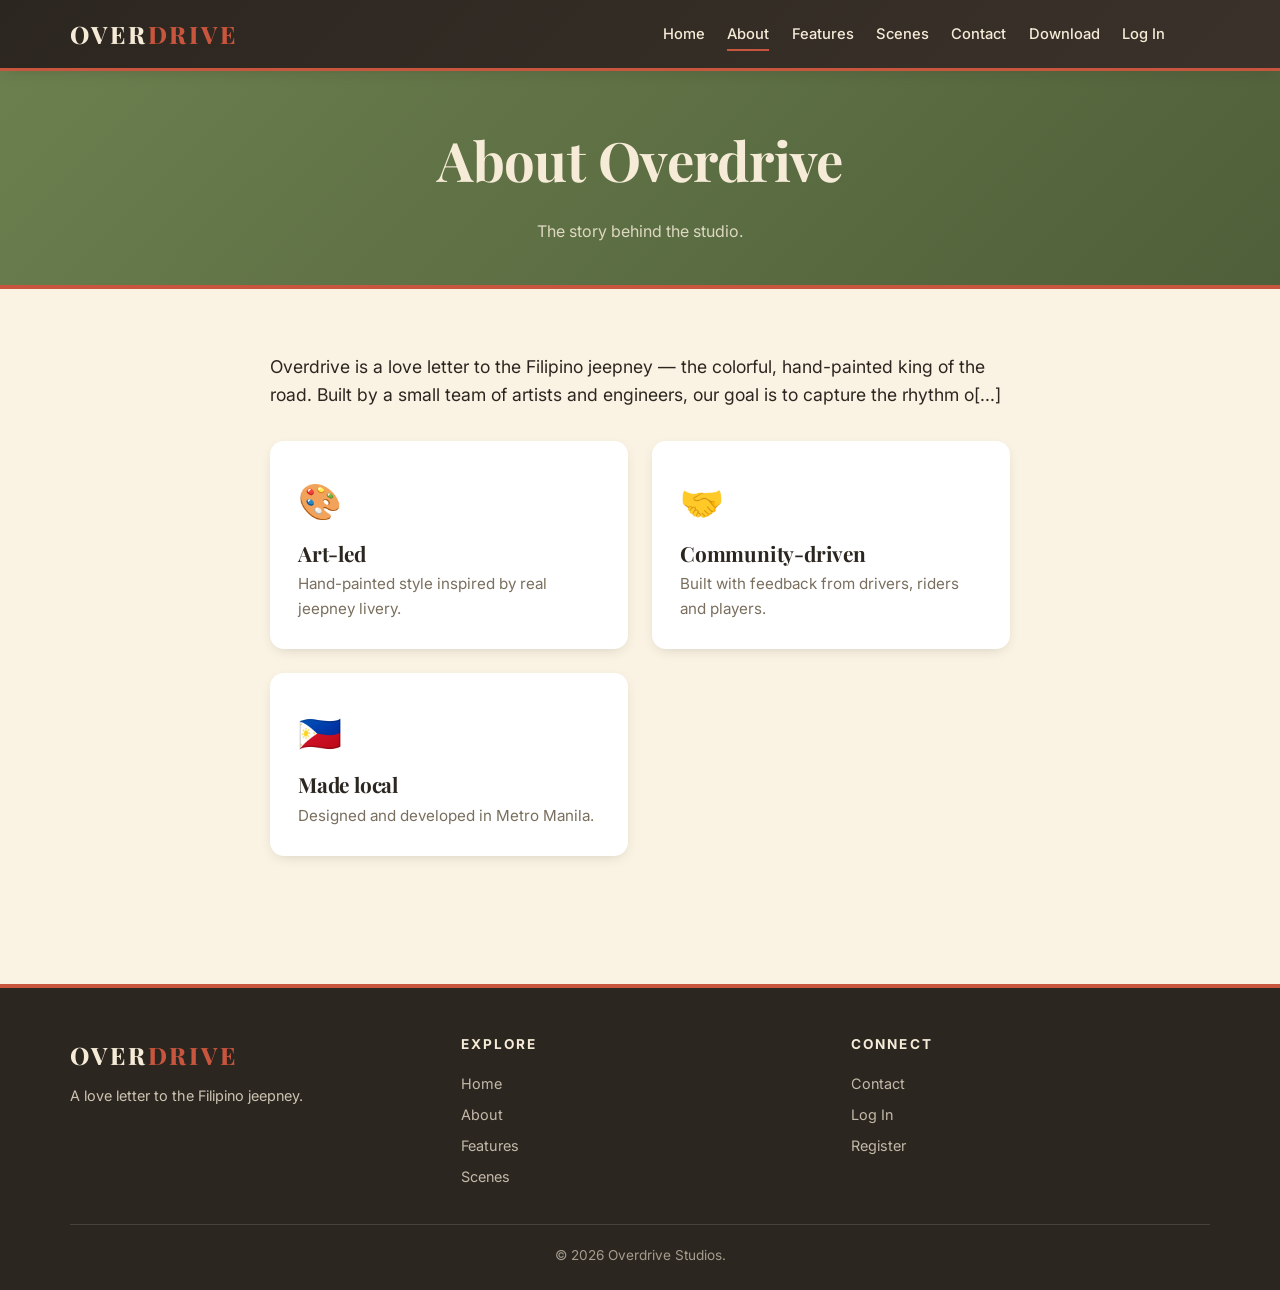
<file: about.html>
<!DOCTYPE html>
<html lang="en">
<head>
<meta charset="UTF-8">
<meta name="viewport" content="width=device-width, initial-scale=1">
<title>About — Overdrive</title>
<link rel="preconnect" href="https://fonts.googleapis.com">
<link href="https://fonts.googleapis.com/css2?family=Playfair+Display:wght@600;800&family=Inter:wght@400;500;600;700&display=swap" rel="stylesheet">
<link rel="stylesheet" href="assets/styles.css">
</head>
<body>
<header class="site-header">
  <div class="container nav-wrap">
    <a href="index.html" class="logo">OVER<span>DRIVE</span></a>
    <button class="nav-toggle" aria-label="Menu">☰</button>
    <ul class="nav-links">
      <li><a href="index.html">Home</a></li>
      <li><a href="about.html">About</a></li>
      <li><a href="features.html">Features</a></li>
      <li><a href="scenes.html">Scenes</a></li>
      <li><a href="contact.html">Contact</a></li>
      <li><a href="index.html#download">Download</a></li>
      <li><a href="login.html" id="nav-login">Log In</a></li>
      <li><a href="admin.html" id="nav-admin" style="display:none">Admin</a></li>
      <li><a href="#" id="nav-logout" style="display:none">Log Out</a></li>
    </ul>
  </div>
</header>

<section class="page-hero">
  <div class="container">
    <h1 id="about-title">About Overdrive</h1>
    <p>The story behind the studio.</p>
  </div>
</section>

<section>
  <div class="container" style="max-width:780px">
    <p id="about-body" class="reveal" style="font-size:1.1rem;color:var(--charcoal)"></p>

    <div class="grid grid-3 mt-2">
      <div class="card reveal"><span class="icon">🎨</span><h3>Art-led</h3><p>Hand-painted style inspired by real jeepney livery.</p></div>
      <div class="card reveal"><span class="icon">🤝</span><h3>Community-driven</h3><p>Built with feedback from drivers, riders and players.</p></div>
      <div class="card reveal"><span class="icon">🇵🇭</span><h3>Made local</h3><p>Designed and developed in Metro Manila.</p></div>
    </div>
  </div>
</section>

<footer class="site-footer">
  <div class="container">
    <div class="footer-grid">
      <div><div class="logo">OVER<span>DRIVE</span></div><p style="margin-top:.6rem;font-size:.9rem">A love letter to the Filipino jeepney.</p></div>
      <div><h4>Explore</h4><a href="index.html">Home</a><a href="about.html">About</a><a href="features.html">Features</a><a href="scenes.html">Scenes</a></div>
      <div><h4>Connect</h4><a href="contact.html">Contact</a><a href="login.html">Log In</a><a href="register.html">Register</a></div>
    </div>
    <div class="footer-bottom">© 2026 Overdrive Studios.</div>
  </div>
</footer>
<script src="assets/script.js"></script>
</body>
</html>
</file>
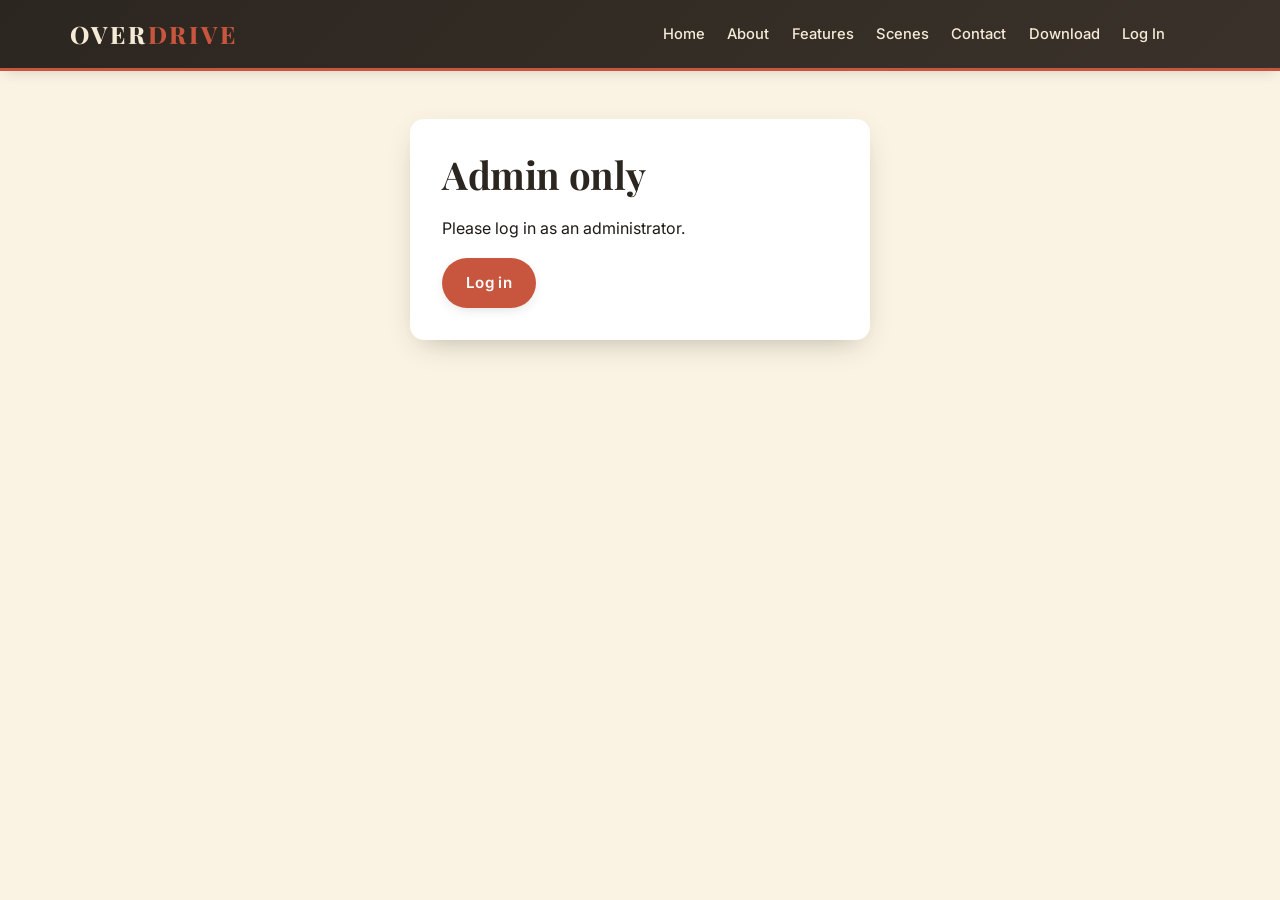
<file: admin.html>
<!DOCTYPE html>
<html lang="en">
<head>
<meta charset="UTF-8">
<meta name="viewport" content="width=device-width, initial-scale=1">
<title>Admin — Overdrive</title>
<link rel="preconnect" href="https://fonts.googleapis.com">
<link href="https://fonts.googleapis.com/css2?family=Playfair+Display:wght@600;800&family=Inter:wght@400;500;600;700&display=swap" rel="stylesheet">
<link rel="stylesheet" href="assets/styles.css">
</head>
<body>
<header class="site-header">
  <div class="container nav-wrap">
    <a href="index.html" class="logo">OVER<span>DRIVE</span></a>
    <button class="nav-toggle" aria-label="Menu">☰</button>
    <ul class="nav-links">
      <li><a href="index.html">Home</a></li>
      <li><a href="about.html">About</a></li>
      <li><a href="features.html">Features</a></li>
      <li><a href="scenes.html">Scenes</a></li>
      <li><a href="contact.html">Contact</a></li>
      <li><a href="index.html#download">Download</a></li>
      <li><a href="login.html" id="nav-login">Log In</a></li>
      <li><a href="admin.html" id="nav-admin" style="display:none">Admin</a></li>
      <li><a href="#" id="nav-logout" style="display:none">Log Out</a></li>
    </ul>
  </div>
</header>

<div id="admin-shell" class="admin-shell">
  <h1 style="text-align:center">Admin Dashboard</h1>
  <p style="text-align:center;color:var(--muted)">Manage users, announcements, features, scenes and page content.</p>

  <div class="admin-tabs">
    <button class="admin-tab active" data-tab="users">Users</button>
    <button class="admin-tab" data-tab="ann">Announcements</button>
    <button class="admin-tab" data-tab="feat">Features</button>
    <button class="admin-tab" data-tab="scene">Scenes</button>
    <button class="admin-tab" data-tab="pages">Pages</button>
  </div>

  <div class="admin-panel active" id="panel-users">
    <div class="admin-toolbar"><h3 style="margin:0">Users</h3><button class="btn btn-primary btn-sm" id="btn-add-user">+ Add User</button></div>
    <table class="admin-table"><thead><tr><th>Username</th><th>Email</th><th>Role</th><th>Actions</th></tr></thead><tbody id="users-tbody"></tbody></table>
  </div>

  <div class="admin-panel" id="panel-ann">
    <div class="admin-toolbar"><h3 style="margin:0">Announcements</h3><button class="btn btn-primary btn-sm" id="btn-add-ann">+ Add Announcement</button></div>
    <table class="admin-table"><thead><tr><th>Title</th><th>Date</th><th>Image</th><th>Actions</th></tr></thead><tbody id="ann-tbody"></tbody></table>
  </div>

  <div class="admin-panel" id="panel-feat">
    <div class="admin-toolbar"><h3 style="margin:0">Game Features</h3><button class="btn btn-primary btn-sm" id="btn-add-feat">+ Add Feature</button></div>
    <table class="admin-table"><thead><tr><th>Icon</th><th>Feature</th><th>Actions</th></tr></thead><tbody id="feat-tbody"></tbody></table>
  </div>

  <div class="admin-panel" id="panel-scene">
    <div class="admin-toolbar"><h3 style="margin:0">Scenes</h3><button class="btn btn-primary btn-sm" id="btn-add-scene">+ Add Scene</button></div>
    <table class="admin-table"><thead><tr><th>Preview</th><th>Title</th><th>Actions</th></tr></thead><tbody id="scene-tbody"></tbody></table>
  </div>

  <div class="admin-panel" id="panel-pages">
    <div class="admin-toolbar"><h3 style="margin:0">About Page</h3><button class="btn btn-primary btn-sm" id="btn-edit-about">Edit</button></div>
    <table class="admin-table"><tbody id="about-tbody"></tbody></table>

    <div class="admin-toolbar" style="margin-top:1.5rem"><h3 style="margin:0">Contact Page</h3><button class="btn btn-primary btn-sm" id="btn-edit-contact">Edit</button></div>
    <table class="admin-table"><tbody id="contact-tbody"></tbody></table>
    
     <div class="admin-toolbar" style="margin-top:1.5rem"><h3 style="margin:0">Download Link</h3><button class="btn btn-primary btn-sm" id="btn-edit-download">Edit</button></div>
    <table class="admin-table"><tbody id="download-tbody"></tbody></table>
  </div>
</div>

<script src="assets/script.js"></script>
</body>
</html>
</file>
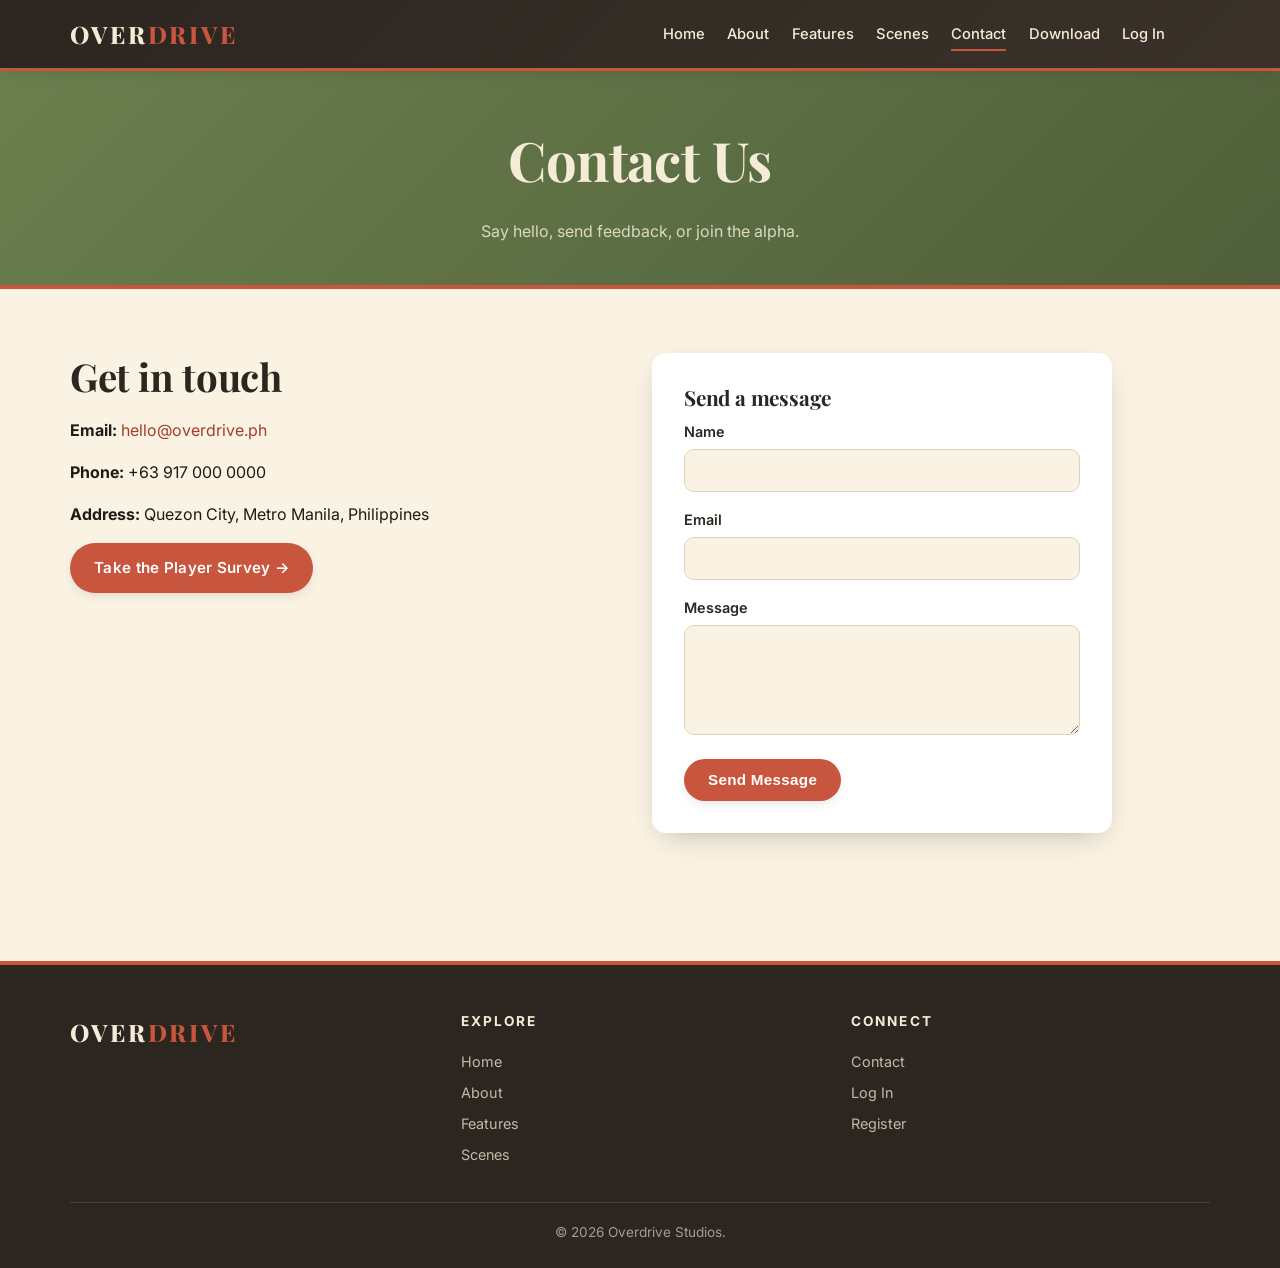
<file: contact.html>
<!DOCTYPE html>
<html lang="en">
<head>
<meta charset="UTF-8">
<meta name="viewport" content="width=device-width, initial-scale=1">
<title>Contact — Overdrive</title>
<link rel="preconnect" href="https://fonts.googleapis.com">
<link href="https://fonts.googleapis.com/css2?family=Playfair+Display:wght@600;800&family=Inter:wght@400;500;600;700&display=swap" rel="stylesheet">
<link rel="stylesheet" href="assets/styles.css">
</head>
<body>
<header class="site-header">
  <div class="container nav-wrap">
    <a href="index.html" class="logo">OVER<span>DRIVE</span></a>
    <button class="nav-toggle" aria-label="Menu">☰</button>
    <ul class="nav-links">
      <li><a href="index.html">Home</a></li>
      <li><a href="about.html">About</a></li>
      <li><a href="features.html">Features</a></li>
      <li><a href="scenes.html">Scenes</a></li>
      <li><a href="contact.html">Contact</a></li>
      <li><a href="index.html#download">Download</a></li>
      <li><a href="login.html" id="nav-login">Log In</a></li>
      <li><a href="admin.html" id="nav-admin" style="display:none">Admin</a></li>
      <li><a href="#" id="nav-logout" style="display:none">Log Out</a></li>
    </ul>
  </div>
</header>

<section class="page-hero"><div class="container"><h1>Contact Us</h1><p>Say hello, send feedback, or join the alpha.</p></div></section>

<section>
  <div class="container grid grid-2">
    <div class="reveal">
      <h2>Get in touch</h2>
      <div id="contact-info"></div>
    </div>
    <form class="form-card reveal" id="contact-form" style="margin:0">
      <h3>Send a message</h3>
      <div class="form-group"><label>Name</label><input required></div>
      <div class="form-group"><label>Email</label><input type="email" required></div>
      <div class="form-group"><label>Message</label><textarea required></textarea></div>
      <button class="btn btn-primary" type="submit">Send Message</button>
    </form>
  </div>
</section>

<footer class="site-footer">
  <div class="container">
    <div class="footer-grid">
      <div><div class="logo">OVER<span>DRIVE</span></div></div>
      <div><h4>Explore</h4><a href="index.html">Home</a><a href="about.html">About</a><a href="features.html">Features</a><a href="scenes.html">Scenes</a></div>
      <div><h4>Connect</h4><a href="contact.html">Contact</a><a href="login.html">Log In</a><a href="register.html">Register</a></div>
    </div>
    <div class="footer-bottom">© 2026 Overdrive Studios.</div>
  </div>
</footer>
<script src="assets/script.js"></script>
</body>
</html>
</file>
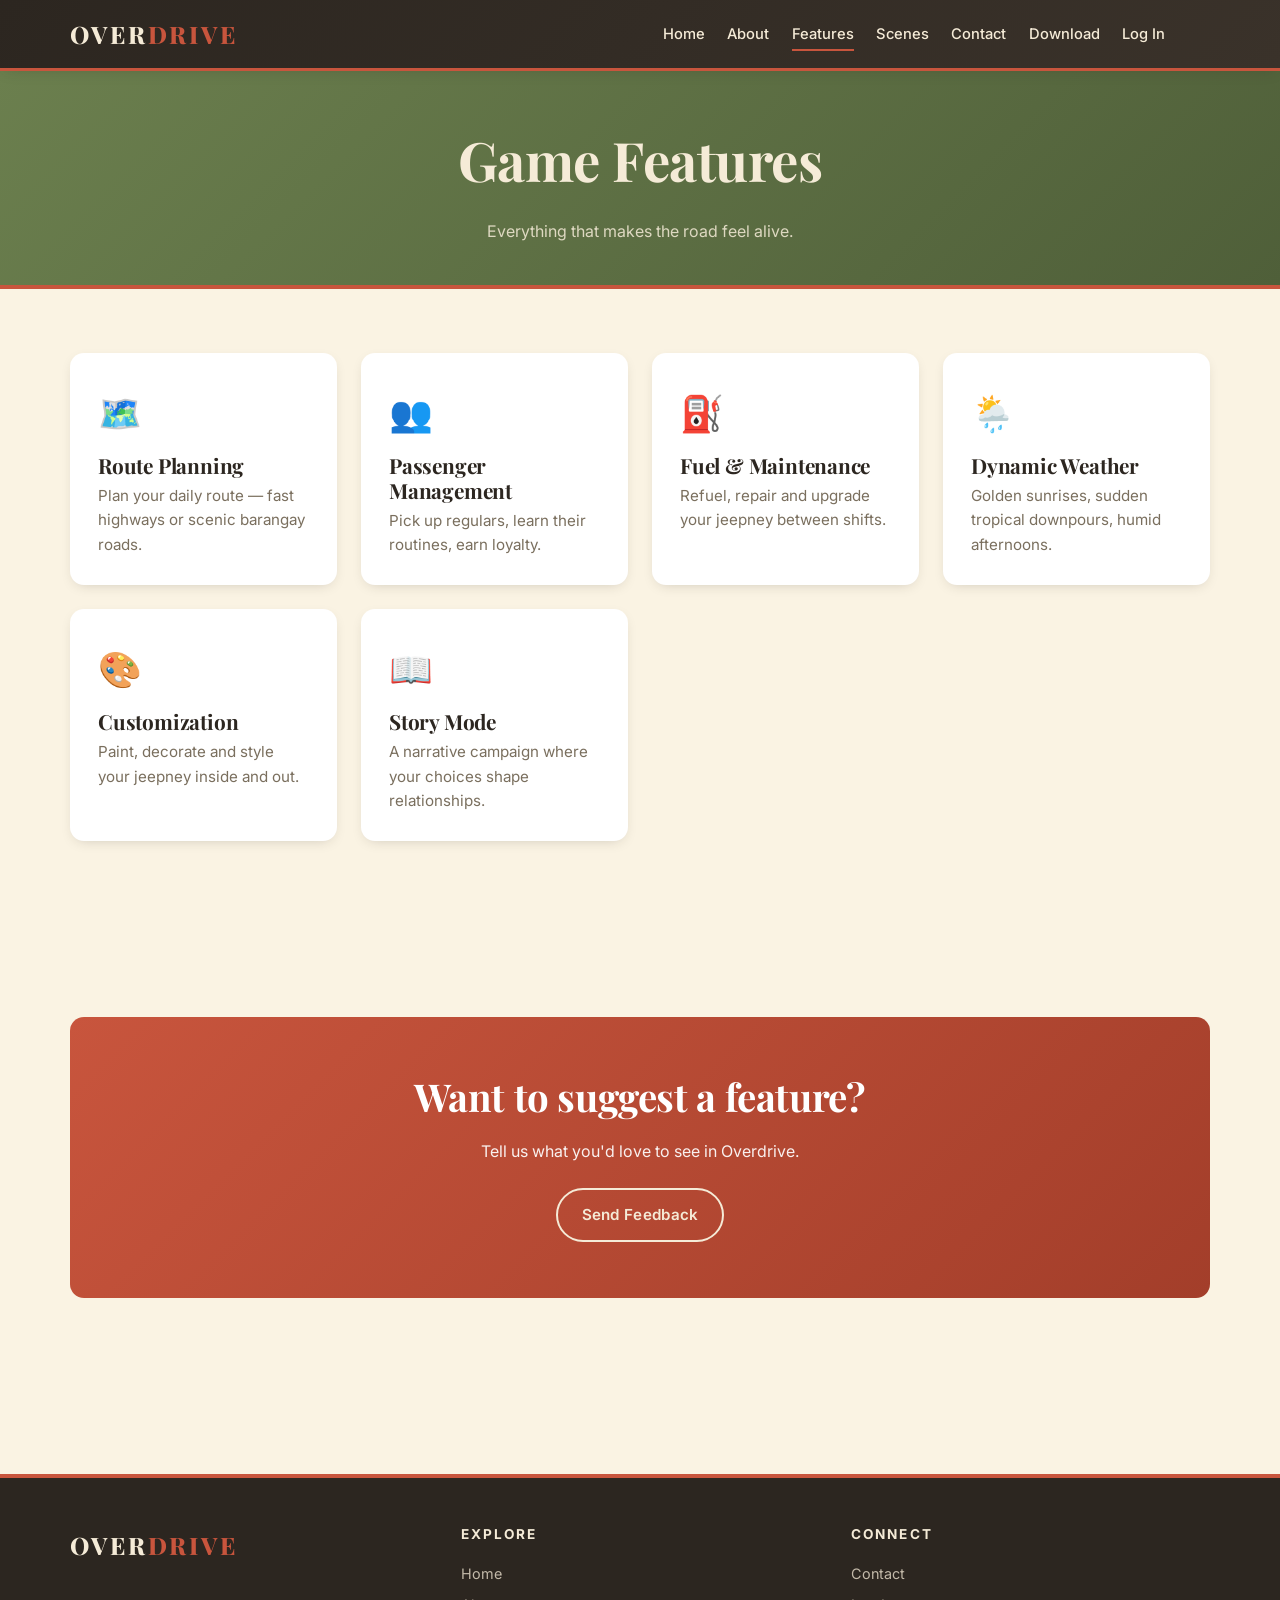
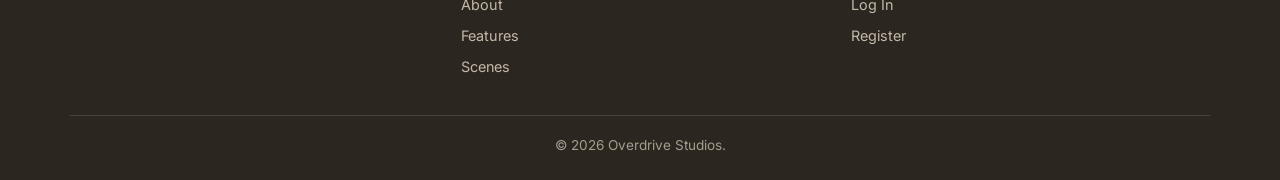
<file: features.html>
<!DOCTYPE html>
<html lang="en">
<head>
<meta charset="UTF-8">
<meta name="viewport" content="width=device-width, initial-scale=1">
<title>Features — Overdrive</title>
<link rel="preconnect" href="https://fonts.googleapis.com">
<link href="https://fonts.googleapis.com/css2?family=Playfair+Display:wght@600;800&family=Inter:wght@400;500;600;700&display=swap" rel="stylesheet">
<link rel="stylesheet" href="assets/styles.css">
</head>
<body>
<header class="site-header">
  <div class="container nav-wrap">
    <a href="index.html" class="logo">OVER<span>DRIVE</span></a>
    <button class="nav-toggle" aria-label="Menu">☰</button>
    <ul class="nav-links">
      <li><a href="index.html">Home</a></li>
      <li><a href="about.html">About</a></li>
      <li><a href="features.html">Features</a></li>
      <li><a href="scenes.html">Scenes</a></li>
      <li><a href="contact.html">Contact</a></li>
      <li><a href="index.html#download">Download</a></li>
      <li><a href="login.html" id="nav-login">Log In</a></li>
      <li><a href="admin.html" id="nav-admin" style="display:none">Admin</a></li>
      <li><a href="#" id="nav-logout" style="display:none">Log Out</a></li>
    </ul>
  </div>
</header>

<section class="page-hero">
  <div class="container"><h1>Game Features</h1><p>Everything that makes the road feel alive.</p></div>
</section>

<section>
  <div class="container">
    <div class="grid grid-3" id="features-grid"></div>
  </div>
</section>

<section>
  <div class="container">
    <div class="cta-strip reveal">
      <h2>Want to suggest a feature?</h2>
      <p>Tell us what you'd love to see in Overdrive.</p>
      <a class="btn btn-outline" href="contact.html">Send Feedback</a>
    </div>
  </div>
</section>

<footer class="site-footer">
  <div class="container">
    <div class="footer-grid">
      <div><div class="logo">OVER<span>DRIVE</span></div></div>
      <div><h4>Explore</h4><a href="index.html">Home</a><a href="about.html">About</a><a href="features.html">Features</a><a href="scenes.html">Scenes</a></div>
      <div><h4>Connect</h4><a href="contact.html">Contact</a><a href="login.html">Log In</a><a href="register.html">Register</a></div>
    </div>
    <div class="footer-bottom">© 2026 Overdrive Studios.</div>
  </div>
</footer>
<script src="assets/script.js"></script>
</body>
</html>
</file>
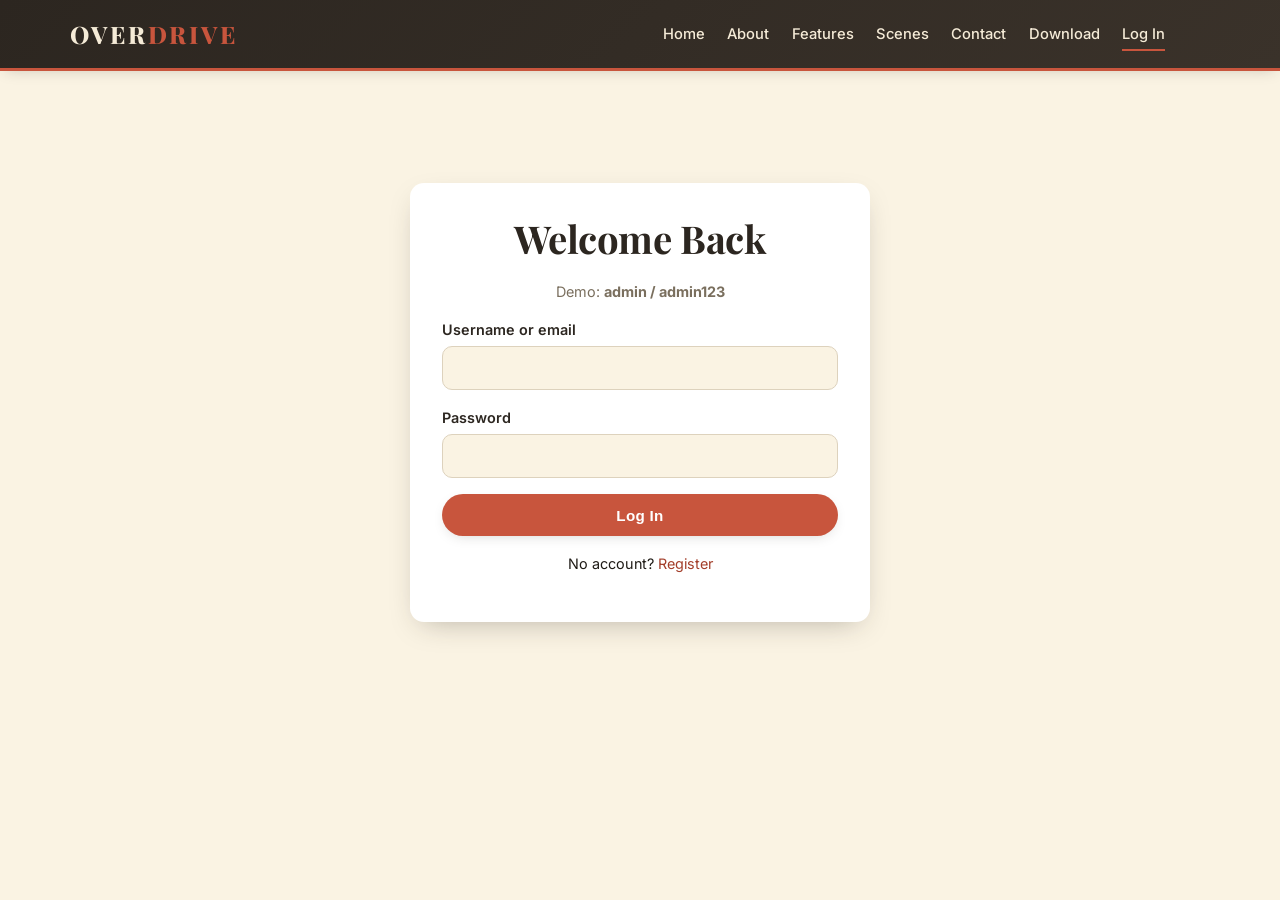
<file: login.html>
<!DOCTYPE html>
<html lang="en">
<head>
<meta charset="UTF-8">
<meta name="viewport" content="width=device-width, initial-scale=1">
<title>Log In — Overdrive</title>
<link rel="preconnect" href="https://fonts.googleapis.com">
<link href="https://fonts.googleapis.com/css2?family=Playfair+Display:wght@600;800&family=Inter:wght@400;500;600;700&display=swap" rel="stylesheet">
<link rel="stylesheet" href="assets/styles.css">
</head>
<body>
<header class="site-header">
  <div class="container nav-wrap">
    <a href="index.html" class="logo">OVER<span>DRIVE</span></a>
    <button class="nav-toggle" aria-label="Menu">☰</button>
    <ul class="nav-links">
      <li><a href="index.html">Home</a></li>
      <li><a href="about.html">About</a></li>
      <li><a href="features.html">Features</a></li>
      <li><a href="scenes.html">Scenes</a></li>
      <li><a href="contact.html">Contact</a></li>
      <li><a href="index.html#download">Download</a></li>
      <li><a href="login.html" id="nav-login">Log In</a></li>
      <li><a href="admin.html" id="nav-admin" style="display:none">Admin</a></li>
      <li><a href="#" id="nav-logout" style="display:none">Log Out</a></li>
    </ul>
  </div>
</header>

<section>
  <form class="form-card" id="login-form">
    <h2 style="text-align:center">Welcome Back</h2>
    <p style="text-align:center;color:var(--muted);font-size:.9rem">Demo: <strong>admin / admin123</strong></p>
    <div class="form-group"><label>Username or email</label><input id="login-username" required></div>
    <div class="form-group"><label>Password</label><input id="login-password" type="password" required></div>
    <button class="btn btn-primary" type="submit" style="width:100%">Log In</button>
    <p style="text-align:center;margin-top:1rem;font-size:.9rem">No account? <a href="register.html">Register</a></p>
  </form>
</section>
<script src="assets/script.js"></script>
</body>
</html>
</file>
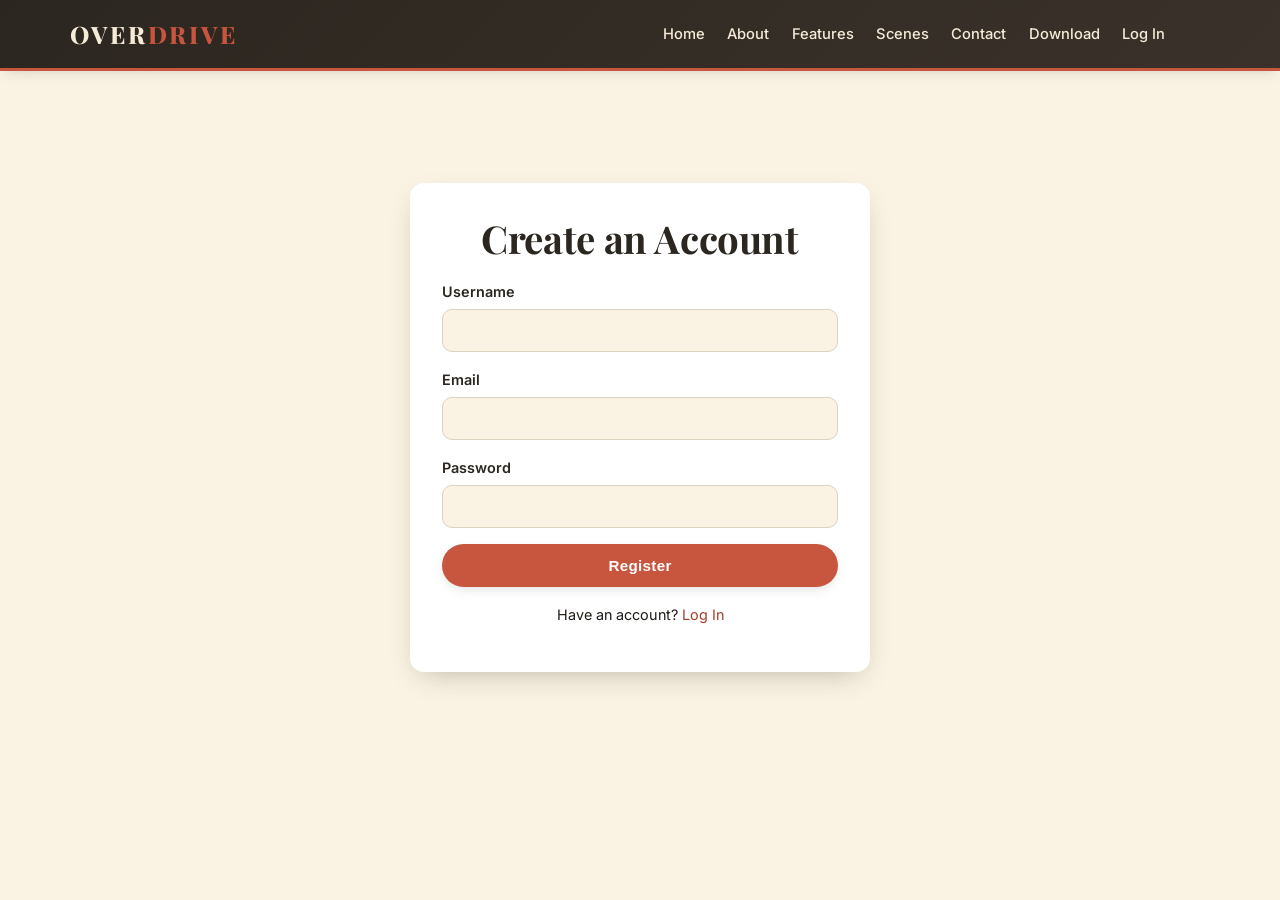
<file: register.html>
<!DOCTYPE html>
<html lang="en">
<head>
<meta charset="UTF-8">
<meta name="viewport" content="width=device-width, initial-scale=1">
<title>Register — Overdrive</title>
<link rel="preconnect" href="https://fonts.googleapis.com">
<link href="https://fonts.googleapis.com/css2?family=Playfair+Display:wght@600;800&family=Inter:wght@400;500;600;700&display=swap" rel="stylesheet">
<link rel="stylesheet" href="assets/styles.css">
</head>
<body>
<header class="site-header">
  <div class="container nav-wrap">
    <a href="index.html" class="logo">OVER<span>DRIVE</span></a>
    <button class="nav-toggle" aria-label="Menu">☰</button>
    <ul class="nav-links">
      <li><a href="index.html">Home</a></li>
      <li><a href="about.html">About</a></li>
      <li><a href="features.html">Features</a></li>
      <li><a href="scenes.html">Scenes</a></li>
      <li><a href="contact.html">Contact</a></li>
      <li><a href="index.html#download">Download</a></li>
      <li><a href="login.html" id="nav-login">Log In</a></li>
      <li><a href="admin.html" id="nav-admin" style="display:none">Admin</a></li>
      <li><a href="#" id="nav-logout" style="display:none">Log Out</a></li>
    </ul>
  </div>
</header>

<section>
  <form class="form-card" id="register-form">
    <h2 style="text-align:center">Create an Account</h2>
    <div class="form-group"><label>Username</label><input id="reg-username" required></div>
    <div class="form-group"><label>Email</label><input id="reg-email" type="email" required></div>
    <div class="form-group"><label>Password</label><input id="reg-password" type="password" required></div>
    <button class="btn btn-primary" type="submit" style="width:100%">Register</button>
    <p style="text-align:center;margin-top:1rem;font-size:.9rem">Have an account? <a href="login.html">Log In</a></p>
  </form>
</section>
<script src="assets/script.js"></script>
</body>
</html>
</file>
<file: assets/styles.css>
/* ===== Overdrive — Earthy, Interactive Theme ===== */
:root{
  --terracotta:#C8553D;
  --terracotta-dark:#A33E2A;
  --cream:#F5EBD7;
  --cream-soft:#FAF3E3;
  --olive:#6B7F4E;
  --olive-dark:#4F5F39;
  --charcoal:#2C2620;
  --ink:#1f1b16;
  --muted:#7a6f5e;
  --shadow: 0 10px 30px -12px rgba(44,38,32,.35);
  --shadow-soft: 0 4px 14px -6px rgba(44,38,32,.25);
  --radius: 14px;
  --header-h: 68px;
}

*{box-sizing:border-box}
html,body{margin:0;padding:0}
body{
  font-family:'Inter',system-ui,sans-serif;
  color:var(--ink);
  background:var(--cream-soft);
  line-height:1.6;
  -webkit-font-smoothing:antialiased;
}
img{max-width:100%;display:block}
a{color:var(--terracotta-dark);text-decoration:none;transition:color .2s}
a:hover{color:var(--olive-dark)}

h1,h2,h3,h4{font-family:'Playfair Display',Georgia,serif;color:var(--charcoal);margin:0 0 .5em;line-height:1.2;letter-spacing:-.01em}
h1{font-size:clamp(2rem,5vw,3.4rem)}
h2{font-size:clamp(1.6rem,3.5vw,2.4rem)}
h3{font-size:1.3rem}
p{margin:0 0 1em}

.container{max-width:1180px;margin:0 auto;padding:0 1.25rem}

/* ===== Header ===== */
.site-header{
  position:sticky;top:0;z-index:50;
  background:linear-gradient(135deg,var(--charcoal),#3a322a);
  color:var(--cream);
  border-bottom:3px solid var(--terracotta);
  box-shadow:var(--shadow-soft);
}
.nav-wrap{display:flex;align-items:center;justify-content:space-between;height:var(--header-h)}
.logo{font-family:'Playfair Display',serif;font-weight:800;font-size:1.5rem;color:var(--cream);letter-spacing:.12em}
.logo span{color:var(--terracotta)}
.nav-links{display:flex;gap:1.4rem;list-style:none;margin:0;padding:0;align-items:center}
.nav-links a{color:var(--cream);font-size:.92rem;font-weight:500;position:relative;padding:.25rem 0}
.nav-links a::after{content:"";position:absolute;left:0;bottom:-4px;width:0;height:2px;background:var(--terracotta);transition:width .25s}
.nav-links a:hover::after,.nav-links a.active::after{width:100%}
.nav-links a:hover{color:var(--cream)}
.nav-toggle{display:none;background:none;border:0;color:var(--cream);font-size:1.6rem;cursor:pointer}

@media (max-width:860px){
  .nav-toggle{display:block}
  .nav-links{position:absolute;top:var(--header-h);left:0;right:0;flex-direction:column;background:var(--charcoal);padding:1rem 1.25rem;gap:.9rem;display:none;border-bottom:3px solid var(--terracotta)}
  .nav-links.open{display:flex}
}

/* ===== Buttons ===== */
.btn{
  display:inline-block;padding:.8rem 1.5rem;border-radius:999px;
  font-weight:600;font-size:.95rem;letter-spacing:.02em;
  cursor:pointer;border:0;transition:transform .2s, box-shadow .2s, background .2s;
  text-align:center;
}
.btn-primary{background:var(--terracotta);color:#fff;box-shadow:var(--shadow-soft)}
.btn-primary:hover{background:var(--terracotta-dark);color:#fff;transform:translateY(-2px);box-shadow:var(--shadow)}
.btn-outline{background:transparent;color:var(--cream);border:2px solid var(--cream)}
.btn-outline:hover{background:var(--cream);color:var(--charcoal)}
.btn-olive{background:var(--olive);color:#fff}
.btn-olive:hover{background:var(--olive-dark);color:#fff;transform:translateY(-2px)}
.btn-ghost{background:transparent;color:var(--terracotta);border:2px solid var(--terracotta)}
.btn-ghost:hover{background:var(--terracotta);color:#fff}
.btn-sm{padding:.5rem 1rem;font-size:.85rem}

/* ===== Hero ===== */
.hero{
  position:relative;
  padding:5rem 0 6rem;
  background:
    radial-gradient(circle at 20% 20%, rgba(200,85,61,.18), transparent 60%),
    radial-gradient(circle at 80% 80%, rgba(107,127,78,.18), transparent 60%),
    linear-gradient(135deg, var(--cream) 0%, var(--cream-soft) 100%);
  overflow:hidden;
  text-align:center;
}
.hero::before{
  content:"";position:absolute;inset:0;
  background-image:
    repeating-linear-gradient(45deg, rgba(44,38,32,.04) 0 2px, transparent 2px 22px);
  pointer-events:none;
}
.hero .container{position:relative}
.eyebrow{display:inline-block;padding:.35rem 1rem;background:var(--terracotta);color:#fff;border-radius:999px;font-size:.75rem;letter-spacing:.18em;font-weight:700;text-transform:uppercase;margin-bottom:1.2rem;animation:floaty 3s ease-in-out infinite}
@keyframes floaty{0%,100%{transform:translateY(0)}50%{transform:translateY(-4px)}}
.hero p.lead{font-size:1.15rem;color:var(--muted);max-width:640px;margin:0 auto 2rem}
.hero-cta{display:flex;gap:1rem;justify-content:center;flex-wrap:wrap}

.page-hero{
  padding:3.5rem 0 2.5rem;
  text-align:center;
  background:linear-gradient(135deg,var(--olive) 0%, var(--olive-dark) 100%);
  color:var(--cream);
  border-bottom:4px solid var(--terracotta);
}
.page-hero h1{color:var(--cream)}
.page-hero p{color:rgba(245,235,215,.85);max-width:640px;margin:0 auto}

/* ===== Sections ===== */
section{padding:4rem 0}
.section-title{text-align:center;margin-bottom:2.5rem}
.section-title h2{margin-bottom:.4rem}
.section-title p{color:var(--muted)}

/* ===== Cards / Grids ===== */
.grid{display:grid;gap:1.5rem}
.grid-3{grid-template-columns:repeat(auto-fit,minmax(260px,1fr))}
.grid-2{grid-template-columns:repeat(auto-fit,minmax(300px,1fr))}

.card{
  background:#fff;border-radius:var(--radius);
  padding:1.75rem;box-shadow:var(--shadow-soft);
  transition:transform .25s, box-shadow .25s;
  border-top:4px solid transparent;
}
.card:hover{transform:translateY(-6px);box-shadow:var(--shadow);border-top-color:var(--terracotta)}
.card .icon{font-size:2.2rem;margin-bottom:.7rem;display:inline-block}
.card h3{margin-bottom:.4rem}
.card p{color:var(--muted);font-size:.95rem;margin:0}

.ann-card{position:relative;overflow:hidden}
.ann-card .ann-date{font-size:.78rem;color:var(--olive-dark);font-weight:600;text-transform:uppercase;letter-spacing:.1em}
.ann-card img{width:100%;height:180px;object-fit:cover;border-radius:10px;margin:.6rem 0 1rem}

/* ===== Carousel ===== */
.carousel{position:relative;border-radius:var(--radius);overflow:hidden;box-shadow:var(--shadow);background:#000;aspect-ratio:16/8}
.carousel-track{display:flex;height:100%;transition:transform .6s cubic-bezier(.7,0,.3,1)}
.carousel-slide{min-width:100%;position:relative}
.carousel-slide img{width:100%;height:100%;object-fit:cover}
.carousel-caption{position:absolute;left:0;right:0;bottom:0;padding:1.5rem;background:linear-gradient(transparent,rgba(0,0,0,.75));color:#fff}
.carousel-caption h3{color:#fff;margin-bottom:.2rem}
.carousel-caption p{color:rgba(255,255,255,.85);margin:0}
.carousel-btn{position:absolute;top:50%;transform:translateY(-50%);background:rgba(255,255,255,.85);border:0;width:42px;height:42px;border-radius:50%;font-size:1.3rem;cursor:pointer;display:flex;align-items:center;justify-content:center;transition:background .2s}
.carousel-btn:hover{background:#fff}
.carousel-btn.prev{left:1rem}.carousel-btn.next{right:1rem}
.carousel-dots{position:absolute;bottom:.7rem;left:50%;transform:translateX(-50%);display:flex;gap:.4rem;z-index:2}
.carousel-dot{width:10px;height:10px;border-radius:50%;background:rgba(255,255,255,.5);border:0;cursor:pointer;padding:0}
.carousel-dot.active{background:var(--terracotta);width:26px;border-radius:5px;transition:width .3s}

/* ===== Scenes gallery ===== */
.scene-grid{display:grid;grid-template-columns:repeat(auto-fit,minmax(280px,1fr));gap:1.2rem}
.scene{position:relative;border-radius:var(--radius);overflow:hidden;aspect-ratio:4/3;box-shadow:var(--shadow-soft);cursor:pointer}
.scene img{width:100%;height:100%;object-fit:cover;transition:transform .5s}
.scene:hover img{transform:scale(1.08)}
.scene .scene-cap{position:absolute;inset:auto 0 0 0;padding:1rem;background:linear-gradient(transparent,rgba(0,0,0,.8));color:#fff;font-weight:600}

/* ===== CTA strip ===== */
.cta-strip{
  background:linear-gradient(135deg,var(--terracotta),var(--terracotta-dark));
  color:#fff;text-align:center;padding:3.5rem 1rem;border-radius:var(--radius);
  margin:3rem auto;max-width:1140px;
}
.cta-strip h2{color:#fff}
.cta-strip p{color:rgba(255,255,255,.92);max-width:520px;margin:0 auto 1.5rem}

/* ===== Forms ===== */
.form-card{background:#fff;border-radius:var(--radius);padding:2rem;box-shadow:var(--shadow);max-width:460px;margin:3rem auto}
.form-group{margin-bottom:1rem}
.form-group label{display:block;font-weight:600;margin-bottom:.35rem;font-size:.9rem;color:var(--charcoal)}
.form-group input,.form-group textarea,.form-group select{
  width:100%;padding:.7rem .9rem;border:1.5px solid #ddd2bd;border-radius:10px;
  font-family:inherit;font-size:.95rem;background:var(--cream-soft);transition:border-color .2s,box-shadow .2s;
}
.form-group input:focus,.form-group textarea:focus,.form-group select:focus{
  outline:0;border-color:var(--terracotta);box-shadow:0 0 0 3px rgba(200,85,61,.15);background:#fff;
}
.form-group textarea{min-height:110px;resize:vertical}
.form-check{display:flex;align-items:center;gap:.5rem;margin-bottom:1rem;font-size:.9rem}
.form-check input{width:auto}

/* ===== Footer ===== */
.site-footer{background:var(--charcoal);color:rgba(245,235,215,.8);padding:3rem 0 1.5rem;margin-top:4rem;border-top:4px solid var(--terracotta)}
.footer-grid{display:grid;grid-template-columns:repeat(auto-fit,minmax(200px,1fr));gap:2rem;margin-bottom:2rem}
.footer-grid h4{color:var(--cream);font-family:'Inter',sans-serif;font-size:.85rem;letter-spacing:.15em;text-transform:uppercase;margin-bottom:1rem}
.footer-grid a{display:block;color:rgba(245,235,215,.75);padding:.25rem 0;font-size:.9rem}
.footer-grid a:hover{color:var(--terracotta)}
.footer-bottom{border-top:1px solid rgba(245,235,215,.15);padding-top:1.2rem;text-align:center;font-size:.85rem;color:rgba(245,235,215,.6)}

/* ===== Admin ===== */
.admin-shell{max-width:1100px;margin:2rem auto;padding:0 1.25rem}
.admin-tabs{display:flex;gap:.4rem;border-bottom:2px solid #e2d7bf;margin-bottom:1.5rem;overflow-x:auto}
.admin-tab{background:none;border:0;padding:.8rem 1.2rem;font-weight:600;cursor:pointer;color:var(--muted);border-bottom:3px solid transparent;margin-bottom:-2px;white-space:nowrap;font-family:inherit}
.admin-tab.active{color:var(--terracotta);border-bottom-color:var(--terracotta)}
.admin-panel{display:none;background:#fff;padding:1.5rem;border-radius:var(--radius);box-shadow:var(--shadow-soft)}
.admin-panel.active{display:block}
.admin-toolbar{display:flex;justify-content:space-between;align-items:center;margin-bottom:1rem;flex-wrap:wrap;gap:.6rem}
.admin-table{width:100%;border-collapse:collapse;font-size:.92rem}
.admin-table th,.admin-table td{padding:.7rem .6rem;text-align:left;border-bottom:1px solid #efe6d2;vertical-align:top}
.admin-table th{background:var(--cream-soft);font-weight:600;color:var(--charcoal);text-transform:uppercase;font-size:.75rem;letter-spacing:.08em}
.admin-table .row-actions{display:flex;gap:.4rem;flex-wrap:wrap}
.badge{display:inline-block;padding:.2rem .6rem;border-radius:999px;font-size:.72rem;font-weight:700;letter-spacing:.05em;text-transform:uppercase}
.badge-admin{background:var(--terracotta);color:#fff}
.badge-user{background:var(--olive);color:#fff}

/* Modal */
.modal-backdrop{position:fixed;inset:0;background:rgba(31,27,22,.65);display:none;align-items:center;justify-content:center;z-index:100;padding:1rem}
.modal-backdrop.open{display:flex}
.modal{background:#fff;border-radius:var(--radius);max-width:500px;width:100%;max-height:90vh;overflow-y:auto;padding:1.75rem;box-shadow:var(--shadow)}
.modal h3{margin-top:0}
.modal-actions{display:flex;gap:.6rem;justify-content:flex-end;margin-top:1rem}

/* Toast */
.toast{position:fixed;bottom:1.5rem;left:50%;transform:translateX(-50%) translateY(20px);background:var(--charcoal);color:var(--cream);padding:.8rem 1.4rem;border-radius:999px;box-shadow:var(--shadow);opacity:0;transition:all .3s;z-index:200;font-size:.9rem;pointer-events:none}
.toast.show{opacity:1;transform:translateX(-50%) translateY(0)}

/* Helpers */
.text-center{text-align:center}
.mt-2{margin-top:2rem}.mb-2{margin-bottom:2rem}
.hidden{display:none!important}

/* Reveal on scroll */
.reveal{opacity:0;transform:translateY(20px);transition:opacity .6s ease, transform .6s ease}
.reveal.in{opacity:1;transform:none}

/* ===== Download section ===== */
.download-section{
  background:
    radial-gradient(circle at 15% 30%, rgba(200,85,61,.25), transparent 55%),
    radial-gradient(circle at 85% 70%, rgba(107,127,78,.22), transparent 55%),
    linear-gradient(135deg,var(--charcoal),#3a322a);
  color:var(--cream);text-align:center;padding:4.5rem 0;position:relative;overflow:hidden;
}
.download-section::before{
  content:"";position:absolute;inset:0;
  background-image:repeating-linear-gradient(45deg, rgba(245,235,215,.04) 0 2px, transparent 2px 22px);
  pointer-events:none;
}
.download-section .container{position:relative;z-index:1}
.download-section h2{color:var(--cream);margin-bottom:.6rem}
.download-section p{color:rgba(245,235,215,.85);max-width:560px;margin:0 auto 2rem}

.btn-download{
  display:inline-flex;align-items:center;gap:1rem;
  padding:1.1rem 2rem;border-radius:16px;
  background:linear-gradient(135deg,var(--terracotta),var(--terracotta-dark));
  color:#fff;font-weight:600;text-decoration:none;
  box-shadow:0 14px 30px -10px rgba(200,85,61,.65), inset 0 -3px 0 rgba(0,0,0,.18);
  transition:transform .25s ease, box-shadow .25s ease, filter .25s ease;
  border:0;cursor:pointer;text-align:left;
}
.btn-download:hover{
  transform:translateY(-3px) scale(1.02);
  box-shadow:0 20px 40px -10px rgba(200,85,61,.8), inset 0 -3px 0 rgba(0,0,0,.18);
  color:#fff;filter:brightness(1.05);
}
.btn-download:active{transform:translateY(-1px) scale(1)}
.btn-download .dl-icon{
  font-size:1.9rem;background:rgba(255,255,255,.18);
  width:48px;height:48px;border-radius:12px;
  display:flex;align-items:center;justify-content:center;flex-shrink:0;
}
.btn-download .dl-text{display:flex;flex-direction:column;line-height:1.2}
.btn-download .dl-label{font-size:1.15rem;letter-spacing:.01em}
.btn-download .dl-sub{font-size:.78rem;opacity:.85;font-weight:500;margin-top:.2rem;letter-spacing:.04em}

.btn-download-soon{
  background:linear-gradient(135deg,#5a5046,#3a322a);
  box-shadow:0 10px 24px -10px rgba(0,0,0,.6), inset 0 -3px 0 rgba(0,0,0,.25);
  cursor:not-allowed;
}
.btn-download-soon:hover{transform:none;filter:none;box-shadow:0 10px 24px -10px rgba(0,0,0,.6), inset 0 -3px 0 rgba(0,0,0,.25)}

@media (max-width:480px){
  .btn-download{padding:.9rem 1.3rem;gap:.7rem;width:100%;max-width:340px}
  .btn-download .dl-icon{width:42px;height:42px;font-size:1.6rem}
  .btn-download .dl-label{font-size:1rem}
}
</file>
